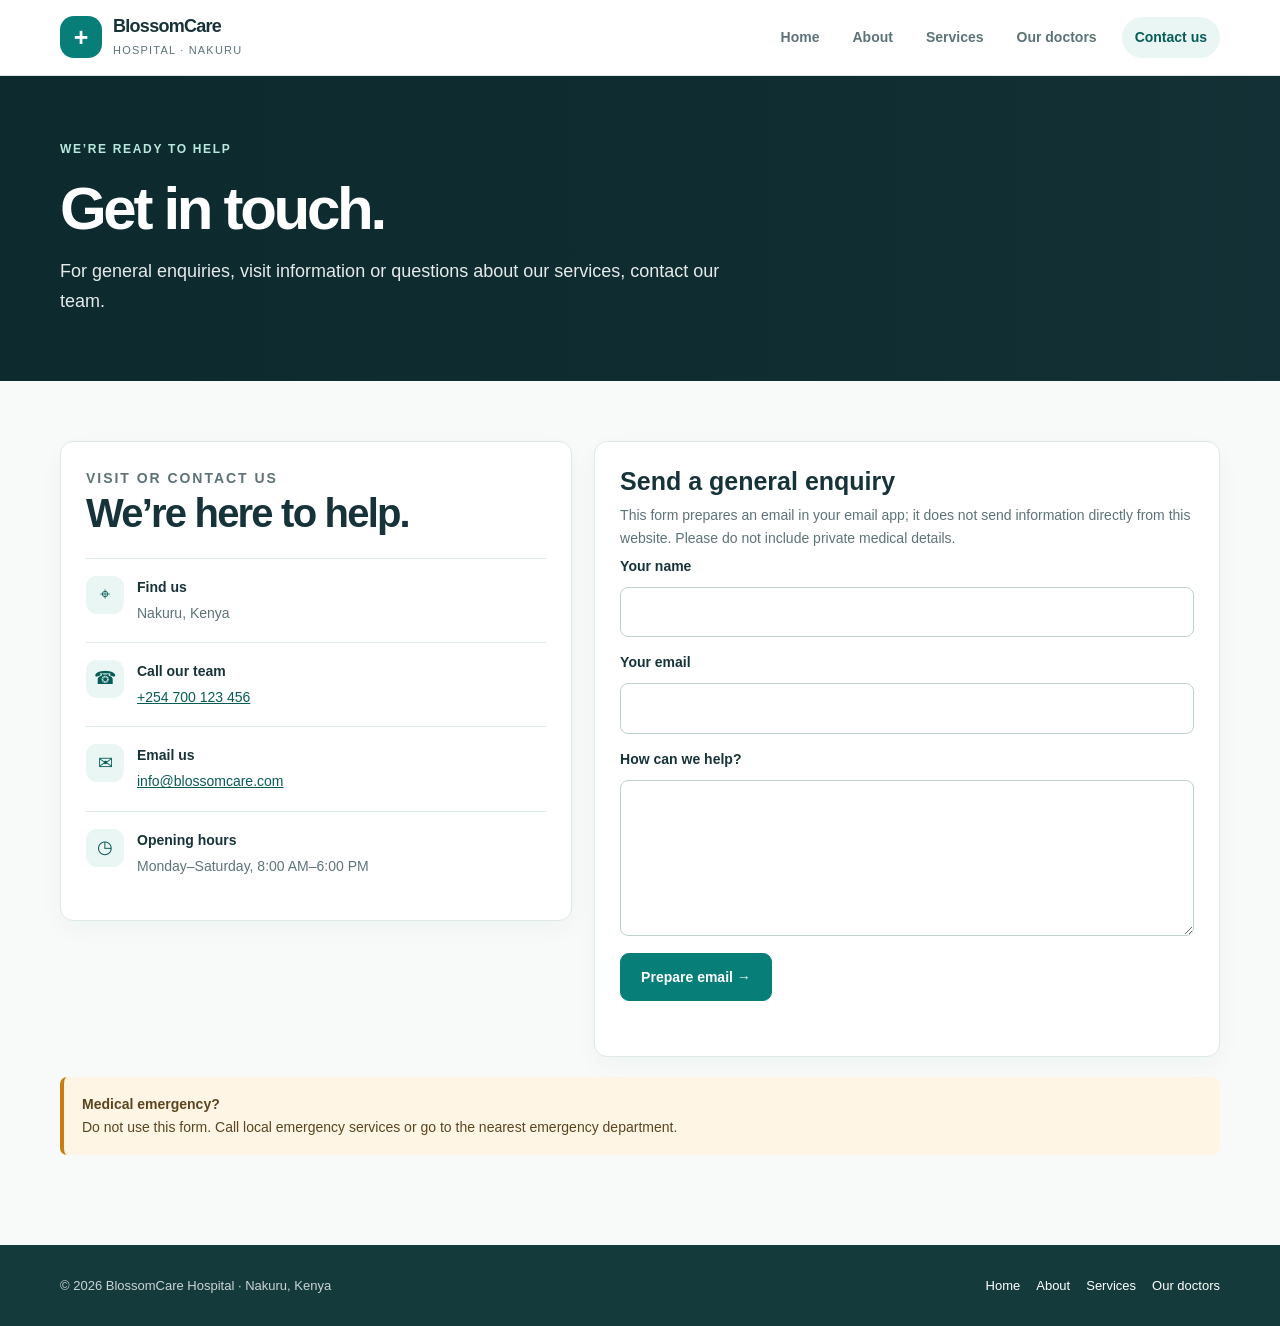
<file: grace_care_website/contact.html>
<!DOCTYPE html>
<html lang="en">
<head>
  <meta charset="UTF-8">
  <meta name="viewport" content="width=device-width, initial-scale=1">
  <meta name="description" content="Contact BlossomCare Hospital in Nakuru, Kenya for general enquiries and visit information.">
  <meta name="theme-color" content="#087e79">
  <title>Contact us | BlossomCare Hospital</title>
  <link rel="stylesheet" href="css/style.css">
  <script src="js/contact.js" defer></script>
</head>
<body>
  <a class="skip-link" href="#main">Skip to main content</a>
  <header class="site-header">
    <a class="brand" href="../index.html" aria-label="BlossomCare Hospital home">
      <span class="brand-mark" aria-hidden="true">+</span>
      <span><span class="brand-name">BlossomCare</span><span class="brand-tagline">Hospital · Nakuru</span></span>
    </a>
    <nav class="main-nav" aria-label="Main navigation">
      <a href="../index.html">Home</a>
      <a href="../about.html">About</a>
      <a href="service.html">Services</a>
      <a href="doctors.html">Our doctors</a>
      <a class="nav-cta" href="contact.html" aria-current="page">Contact us</a>
    </nav>
  </header>
  <main id="main">
    <section class="page-hero">
      <div class="container">
        <p class="eyebrow">We’re ready to help</p>
        <h1>Get in touch.</h1>
        <p>For general enquiries, visit information or questions about our services, contact our team.</p>
      </div>
    </section>
    <section class="container content-section">
      <div class="contact-layout">
        <section class="info-card contact-details" aria-labelledby="visit-heading">
          <p class="eyebrow">Visit or contact us</p>
          <h2 id="visit-heading">We’re here to help.</h2>
          <div class="contact-detail"><span class="contact-symbol" aria-hidden="true">⌖</span><div><strong>Find us</strong><span>Nakuru, Kenya</span></div></div>
          <div class="contact-detail"><span class="contact-symbol" aria-hidden="true">☎</span><div><strong>Call our team</strong><a href="tel:+254700123456">+254 700 123 456</a></div></div>
          <div class="contact-detail"><span class="contact-symbol" aria-hidden="true">✉</span><div><strong>Email us</strong><a href="mailto:info@blossomcare.com">info@blossomcare.com</a></div></div>
          <div class="contact-detail"><span class="contact-symbol" aria-hidden="true">◷</span><div><strong>Opening hours</strong><span>Monday–Saturday, 8:00 AM–6:00 PM</span></div></div>
        </section>
        <section class="info-card contact-form-card" aria-labelledby="enquiry-heading">
          <h2 id="enquiry-heading">Send a general enquiry</h2>
          <p>This form prepares an email in your email app; it does not send information directly from this website. Please do not include private medical details.</p>
          <form id="contact-form">
            <label for="contact-name">Your name</label>
            <input id="contact-name" name="name" type="text" autocomplete="name" required>
            <label for="contact-email">Your email</label>
            <input id="contact-email" name="email" type="email" autocomplete="email" required>
            <label for="contact-message">How can we help?</label>
            <textarea id="contact-message" name="message" rows="5" required></textarea>
            <button class="button" type="submit">Prepare email <span aria-hidden="true">&nbsp;→</span></button>
            <p class="form-status" id="form-status" role="status" aria-live="polite"></p>
          </form>
        </section>
      </div>
      <p class="emergency-note"><strong>Medical emergency?</strong> Do not use this form. Call local emergency services or go to the nearest emergency department.</p>
    </section>
  </main>
  <footer class="site-footer"><div class="container footer-inner">
    <p>&copy; 2026 BlossomCare Hospital · Nakuru, Kenya</p>
    <nav class="footer-links" aria-label="Footer navigation"><a href="../index.html">Home</a><a href="../about.html">About</a><a href="service.html">Services</a><a href="doctors.html">Our doctors</a></nav>
  </div></footer>
</body>
</html>
</file>
<file: grace_care_website/css/style.css>
:root {
  color-scheme: light;
  --ink: #17333a;
  --muted: #5d7378;
  --teal: #087e79;
  --teal-dark: #075c59;
  --mint: #e9f6f3;
  --paper: #f7faf9;
  --white: #fff;
  --line: #dce9e6;
  --shadow: 0 18px 45px rgba(23, 51, 58, 0.09);
}

* {
  box-sizing: border-box;
}

html {
  scroll-behavior: smooth;
  scroll-padding-top: 20px;
}

body {
  margin: 0;
  background: var(--paper);
  color: var(--ink);
  font-family: "Segoe UI", Arial, sans-serif;
  font-size: 16px;
  line-height: 1.65;
}

a {
  color: var(--teal-dark);
}

a:focus-visible,
button:focus-visible {
  outline: 3px solid #e4a940;
  outline-offset: 3px;
}

h1,
h2,
h3,
p {
  margin-top: 0;
}

h1,
h2,
h3 {
  color: var(--ink);
  line-height: 1.16;
}

.skip-link {
  position: absolute;
  z-index: 5;
  top: 8px;
  left: 8px;
  padding: 8px 12px;
  transform: translateY(-150%);
  border-radius: 8px;
  background: var(--white);
  color: var(--ink);
}

.skip-link:focus {
  transform: translateY(0);
}

.site-header {
  position: relative;
  z-index: 2;
  display: flex;
  align-items: center;
  justify-content: space-between;
  gap: 24px;
  padding: 16px max(24px, calc((100% - 1160px) / 2));
  border-bottom: 1px solid var(--line);
  background: var(--white);
}

.brand {
  display: inline-flex;
  align-items: center;
  gap: 11px;
  color: var(--ink);
  text-decoration: none;
}

.brand-mark {
  display: grid;
  width: 42px;
  height: 42px;
  place-items: center;
  border-radius: 14px;
  background: var(--teal);
  color: var(--white);
  font-size: 25px;
  font-weight: 700;
  line-height: 1;
}

.brand-name,
.brand-tagline {
  display: block;
}

.brand-name {
  font-size: 18px;
  font-weight: 750;
  letter-spacing: -0.04em;
  line-height: 1.2;
}

.brand-tagline {
  margin-top: 3px;
  color: var(--muted);
  font-size: 11px;
  letter-spacing: 0.11em;
  text-transform: uppercase;
}

.main-nav {
  display: flex;
  flex-wrap: wrap;
  align-items: center;
  justify-content: flex-end;
  gap: 7px;
}

.main-nav a {
  padding: 9px 13px;
  border-radius: 999px;
  color: var(--muted);
  font-size: 14px;
  font-weight: 650;
  text-decoration: none;
  transition: background-color 160ms ease, color 160ms ease;
}

.main-nav a:hover,
.main-nav a[aria-current="page"] {
  background: var(--mint);
  color: var(--teal-dark);
}

.main-nav .nav-cta {
  margin-left: 5px;
  background: var(--teal);
  color: var(--white);
}

.main-nav .nav-cta:hover {
  background: var(--teal-dark);
  color: var(--white);
}

.container {
  width: min(100% - 48px, 1160px);
  margin-inline: auto;
}

.hero {
  position: relative;
  display: grid;
  min-height: 510px;
  overflow: hidden;
  align-items: center;
  background-color: #17333a;
  background-image:
    linear-gradient(90deg, rgba(12, 42, 45, 0.9) 0%, rgba(12, 42, 45, 0.74) 47%, rgba(12, 42, 45, 0.25) 100%),
    url("https://images.unsplash.com/photo-1519494026892-80bbd2d6fd0d?auto=format&fit=crop&w=2000&q=85");
  background-position: center;
  background-size: cover;
  color: var(--white);
}

.hero-inner {
  position: relative;
  z-index: 1;
  width: min(100% - 48px, 1160px);
  margin-inline: auto;
  padding-block: 82px;
}

.hero-copy {
  max-width: 590px;
}

.eyebrow {
  margin: 0 0 14px;
  color: var(--teal-dark);
  font-size: 12px;
  font-weight: 750;
  letter-spacing: 0.14em;
  text-transform: uppercase;
}

.hero h1 {
  max-width: 590px;
  margin-bottom: 19px;
  color: var(--white);
  font-size: clamp(42px, 5vw, 66px);
  letter-spacing: -0.055em;
}

.hero .eyebrow {
  color: #b9e8dd;
}

.hero-copy > p:not(.eyebrow) {
  max-width: 500px;
  margin-bottom: 27px;
  color: rgba(255, 255, 255, 0.9);
  font-size: 18px;
}

.button-row {
  display: flex;
  flex-wrap: wrap;
  gap: 12px;
}

.button {
  display: inline-flex;
  min-height: 48px;
  align-items: center;
  justify-content: center;
  padding: 11px 20px;
  border: 1px solid var(--teal);
  border-radius: 9px;
  background: var(--teal);
  color: var(--white);
  font-size: 14px;
  font-weight: 700;
  text-decoration: none;
  transition: transform 160ms ease, background-color 160ms ease;
}

.button:hover {
  transform: translateY(-2px);
  background: var(--teal-dark);
}

.button-secondary {
  border-color: var(--line);
  background: var(--white);
  color: var(--ink);
}

.button-secondary:hover {
  border-color: var(--teal);
  background: var(--white);
  color: var(--teal-dark);
}

.trust-strip {
  position: relative;
  z-index: 1;
  display: grid;
  grid-template-columns: repeat(3, 1fr);
  width: min(100% - 48px, 1160px);
  margin: -35px auto 0;
  border: 1px solid var(--line);
  border-radius: 14px;
  background: var(--white);
  box-shadow: var(--shadow);
}

.trust-item {
  padding: 20px 26px;
}

.trust-item + .trust-item {
  border-left: 1px solid var(--line);
}

.trust-item strong,
.trust-item span {
  display: block;
}

.trust-item strong {
  font-size: 15px;
}

.trust-item span {
  margin-top: 3px;
  color: var(--muted);
  font-size: 13px;
}

.section {
  padding-block: 76px;
}

.section-tight {
  padding-block: 52px;
}

.page-hero {
  display: flex;
  min-height: 300px;
  align-items: center;
  padding-block: 64px;
  background-color: #17333a;
  background-image:
    linear-gradient(90deg, rgba(12, 42, 45, 0.9) 0%, rgba(12, 42, 45, 0.72) 55%, rgba(12, 42, 45, 0.35) 100%),
    url("https://images.unsplash.com/photo-1519494026892-80bbd2d6fd0d?auto=format&fit=crop&w=2000&q=85");
  background-position: center;
  background-size: cover;
}

.page-hero .container {
  max-width: 1160px;
}

.page-hero h1 {
  max-width: 740px;
  margin-bottom: 14px;
  color: var(--white);
  font-size: clamp(42px, 5vw, 60px);
  letter-spacing: -0.055em;
}

.page-hero .eyebrow {
  color: #b9e8dd;
}

.page-hero .container > p:last-child {
  max-width: 680px;
  margin-bottom: 0;
  color: rgba(255, 255, 255, 0.9);
  font-size: 18px;
}

.content-section {
  padding-block: 60px;
}

.split-layout {
  display: grid;
  grid-template-columns: 1fr 1fr;
  align-items: center;
  gap: 42px;
  margin-bottom: 38px;
}

.split-layout h2,
.contact-details h2 {
  margin-bottom: 14px;
  font-size: clamp(29px, 3.5vw, 40px);
  letter-spacing: -0.045em;
}

.split-layout p:not(.eyebrow) {
  color: var(--muted);
}

.content-image {
  display: block;
  width: 100%;
  max-height: 390px;
  aspect-ratio: 4 / 3;
  border-radius: 15px;
  object-fit: cover;
}

.value-grid,
.service-detail-grid,
.doctor-grid {
  display: grid;
  grid-template-columns: repeat(3, minmax(0, 1fr));
  gap: 18px;
}

.value-grid .eyebrow {
  margin-bottom: 10px;
}

.value-grid .info-card > p:last-child {
  margin-bottom: 0;
}

.values-section {
  background: #eef5f3;
}

.value-symbol {
  display: grid;
  width: 42px;
  height: 42px;
  margin-bottom: 16px;
  place-items: center;
  border-radius: 12px;
  background: var(--mint);
  color: var(--teal);
  font-size: 22px;
  font-weight: 700;
}

.service-detail-grid {
  row-gap: 22px;
}

.service-detail-card {
  overflow: hidden;
  padding: 0;
}

.service-detail-card .service-image {
  aspect-ratio: 16 / 10;
}

.service-card-content h2 {
  margin-bottom: 8px;
  font-size: 20px;
}

.service-disclaimer,
.image-disclaimer {
  margin: 20px 0 0;
  color: var(--muted);
  font-size: 13px;
}

.doctor-card {
  overflow: hidden;
  padding: 0;
}

.doctor-image {
  display: block;
  width: 100%;
  aspect-ratio: 4 / 3;
  background: var(--mint);
  object-fit: cover;
  object-position: center 30%;
}

.doctor-card-content {
  padding: 22px 24px 25px;
}

.doctor-card-content h2 {
  margin-bottom: 6px;
  font-size: 21px;
}

.doctor-card-content p:last-child {
  margin-bottom: 0;
  color: var(--muted);
  font-size: 14px;
}

.doctor-specialty {
  margin-bottom: 11px;
  color: var(--teal-dark);
  font-size: 13px;
  font-weight: 700;
}

.contact-layout {
  display: grid;
  grid-template-columns: 0.9fr 1.1fr;
  align-items: start;
  gap: 22px;
}

.contact-details,
.contact-form-card {
  padding: 30px;
}

.contact-detail {
  display: flex;
  align-items: flex-start;
  gap: 13px;
  padding-block: 17px;
  border-top: 1px solid var(--line);
}

.contact-detail:first-of-type {
  margin-top: 22px;
}

.contact-symbol {
  display: grid;
  width: 38px;
  height: 38px;
  flex: 0 0 38px;
  place-items: center;
  border-radius: 11px;
  background: var(--mint);
  color: var(--teal-dark);
  font-size: 18px;
}

.contact-detail strong,
.contact-detail span:not(.contact-symbol),
.contact-detail a {
  display: block;
}

.contact-detail strong {
  margin-bottom: 3px;
  font-size: 14px;
}

.contact-detail div > span,
.contact-detail a {
  color: var(--muted);
  font-size: 14px;
}

.contact-detail a {
  color: var(--teal-dark);
}

.contact-form-card h2 {
  margin-bottom: 8px;
  font-size: 25px;
}

.contact-form-card > p {
  color: var(--muted);
  font-size: 14px;
}

.contact-form-card form {
  display: grid;
  gap: 9px;
}

.contact-form-card label {
  margin-top: 5px;
  font-size: 14px;
  font-weight: 700;
}

.contact-form-card input,
.contact-form-card textarea {
  width: 100%;
  padding: 11px 12px;
  border: 1px solid #bfd1cd;
  border-radius: 8px;
  background: var(--white);
  color: var(--ink);
  font: inherit;
}

.contact-form-card input:focus,
.contact-form-card textarea:focus {
  border-color: var(--teal);
  outline: 3px solid rgba(8, 126, 121, 0.16);
}

.contact-form-card textarea {
  resize: vertical;
}

.contact-form-card .button {
  justify-self: start;
  margin-top: 8px;
  cursor: pointer;
}

.form-status {
  min-height: 1.5em;
  margin: 0;
  color: var(--teal-dark);
  font-size: 13px;
}

.emergency-note {
  margin: 20px 0 0;
  padding: 16px 18px;
  border-left: 4px solid #c77d14;
  border-radius: 7px;
  background: #fff5e5;
  color: #5b451f;
  font-size: 14px;
}

.emergency-note strong {
  display: block;
}

.section-heading {
  max-width: 650px;
  margin-bottom: 30px;
}

.section-heading h2 {
  margin-bottom: 12px;
  font-size: clamp(30px, 3.5vw, 43px);
  letter-spacing: -0.045em;
}

.section-heading > p:last-child {
  margin-bottom: 0;
  color: var(--muted);
  font-size: 17px;
}

.card-grid,
.gallery-grid {
  display: grid;
  grid-template-columns: repeat(3, minmax(0, 1fr));
  gap: 18px;
}

.info-card {
  padding: 25px;
  border: 1px solid var(--line);
  border-radius: 13px;
  background: var(--white);
  box-shadow: 0 8px 24px rgba(23, 51, 58, 0.035);
}

.info-card h3 {
  margin-bottom: 8px;
  font-size: 19px;
}

.info-card p {
  margin-bottom: 0;
  color: var(--muted);
  font-size: 14px;
}

.service-card {
  min-height: 0;
  overflow: hidden;
  padding: 0;
}

.service-image {
  display: block;
  width: 100%;
  aspect-ratio: 16 / 10;
  object-fit: cover;
  background: var(--mint);
}

.service-card-content {
  padding: 22px 24px 25px;
}

.service-card-content p {
  margin-bottom: 0;
  color: var(--muted);
  font-size: 14px;
}

.text-link {
  display: inline-block;
  margin-top: 23px;
  font-weight: 700;
  text-decoration-thickness: 1px;
  text-underline-offset: 4px;
}

.gallery-section {
  border-top: 1px solid var(--line);
}

.gallery-card {
  min-width: 0;
  margin: 0;
  overflow: hidden;
  border: 1px solid var(--line);
  border-radius: 13px;
  background: var(--white);
  box-shadow: 0 8px 24px rgba(23, 51, 58, 0.035);
}

.gallery-image {
  display: block;
  width: 100%;
  aspect-ratio: 4 / 3;
  object-fit: cover;
  background: var(--mint);
}

.gallery-card figcaption {
  display: grid;
  gap: 3px;
  padding: 15px 17px;
}

.gallery-card figcaption strong {
  font-size: 15px;
}

.gallery-card figcaption span {
  color: var(--muted);
  font-size: 13px;
}

.cta-panel {
  display: flex;
  align-items: center;
  justify-content: space-between;
  gap: 24px;
  padding: 34px;
  border-radius: 16px;
  background: var(--teal-dark);
  color: var(--white);
}

.cta-panel h2 {
  margin-bottom: 8px;
  color: var(--white);
  font-size: clamp(24px, 3vw, 32px);
}

.cta-panel p {
  margin-bottom: 0;
  color: rgba(255, 255, 255, 0.82);
}

.cta-panel .button {
  flex: 0 0 auto;
  border-color: var(--white);
  background: var(--white);
  color: var(--teal-dark);
}

.site-footer {
  margin-top: 30px;
  padding-block: 30px;
  background: #153a3b;
  color: rgba(255, 255, 255, 0.78);
}

.footer-inner {
  display: flex;
  align-items: center;
  justify-content: space-between;
  gap: 20px;
}

.footer-inner p {
  margin: 0;
  font-size: 13px;
}

.footer-links {
  display: flex;
  flex-wrap: wrap;
  gap: 16px;
}

.footer-links a {
  color: var(--white);
  font-size: 13px;
  text-decoration: none;
}

.footer-links a:hover {
  text-decoration: underline;
}

@media (max-width: 760px) {
  .site-header {
    align-items: flex-start;
    flex-direction: column;
    gap: 12px;
    padding: 14px 24px;
  }

  .main-nav {
    justify-content: flex-start;
    gap: 2px;
  }

  .main-nav a {
    padding: 8px 10px;
    font-size: 13px;
  }

  .main-nav .nav-cta {
    margin-left: 0;
  }

  .hero {
    min-height: 460px;
    background-position: 62% center;
    background-image:
      linear-gradient(90deg, rgba(12, 42, 45, 0.88), rgba(12, 42, 45, 0.57)),
      url("https://images.unsplash.com/photo-1519494026892-80bbd2d6fd0d?auto=format&fit=crop&w=1200&q=80");
  }

  .hero-inner {
    padding-block: 68px 90px;
  }

  .trust-strip {
    grid-template-columns: 1fr;
    margin-top: -24px;
  }

  .trust-item {
    padding: 14px 19px;
  }

  .trust-item + .trust-item {
    border-top: 1px solid var(--line);
    border-left: 0;
  }

  .section {
    padding-block: 58px;
  }

  .card-grid,
  .gallery-grid,
  .service-detail-grid,
  .doctor-grid,
  .value-grid {
    grid-template-columns: repeat(2, minmax(0, 1fr));
  }

  .split-layout,
  .contact-layout {
    grid-template-columns: 1fr;
  }
}

@media (max-width: 520px) {
  .container,
  .hero-inner,
  .trust-strip {
    width: min(100% - 32px, 1160px);
  }

  .site-header {
    padding-inline: 16px;
  }

  .brand-name {
    font-size: 16px;
  }

  .main-nav {
    width: 100%;
    gap: 0;
  }

  .main-nav a {
    padding: 7px 8px;
    font-size: 12px;
  }

  .hero {
    min-height: 425px;
  }

  .hero h1 {
    font-size: 43px;
  }

  .hero-copy > p:not(.eyebrow) {
    font-size: 16px;
  }

  .button-row .button {
    flex: 1 1 auto;
  }

  .card-grid,
  .gallery-grid,
  .service-detail-grid,
  .doctor-grid,
  .value-grid {
    grid-template-columns: 1fr;
  }

  .page-hero {
    min-height: 270px;
    padding-block: 54px 46px;
    background-position: 62% center;
    background-image:
      linear-gradient(90deg, rgba(12, 42, 45, 0.88), rgba(12, 42, 45, 0.57)),
      url("https://images.unsplash.com/photo-1519494026892-80bbd2d6fd0d?auto=format&fit=crop&w=1200&q=80");
  }

  .page-hero .container > p:last-child {
    font-size: 16px;
  }

  .content-section {
    padding-block: 42px;
  }

  .contact-details,
  .contact-form-card {
    padding: 22px;
  }

  .info-card {
    padding: 21px;
  }

  .service-card {
    padding: 0;
  }

  .cta-panel,
  .footer-inner {
    align-items: flex-start;
    flex-direction: column;
  }

  .cta-panel {
    padding: 25px;
  }
}

@media (prefers-reduced-motion: reduce) {
  *,
  *::before,
  *::after {
    scroll-behavior: auto !important;
    transition-duration: 0.01ms !important;
  }
}
</file>
